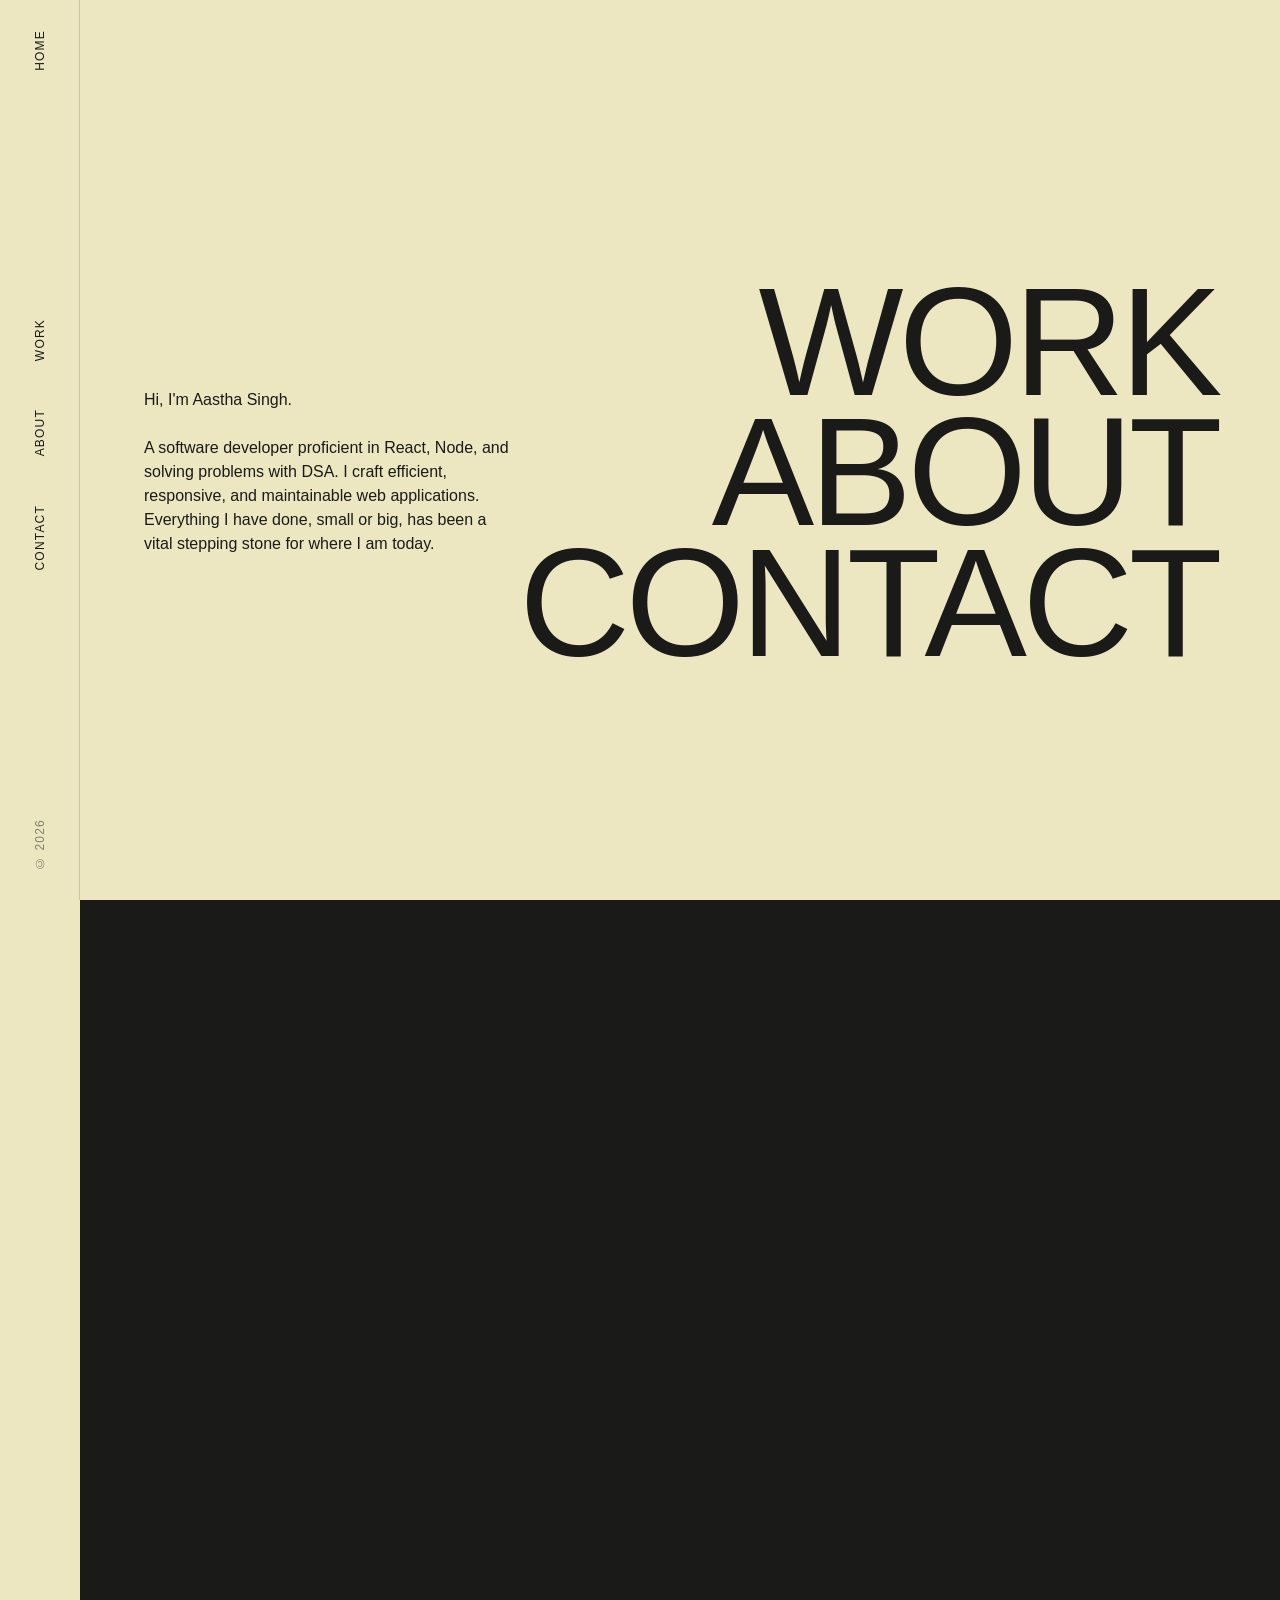
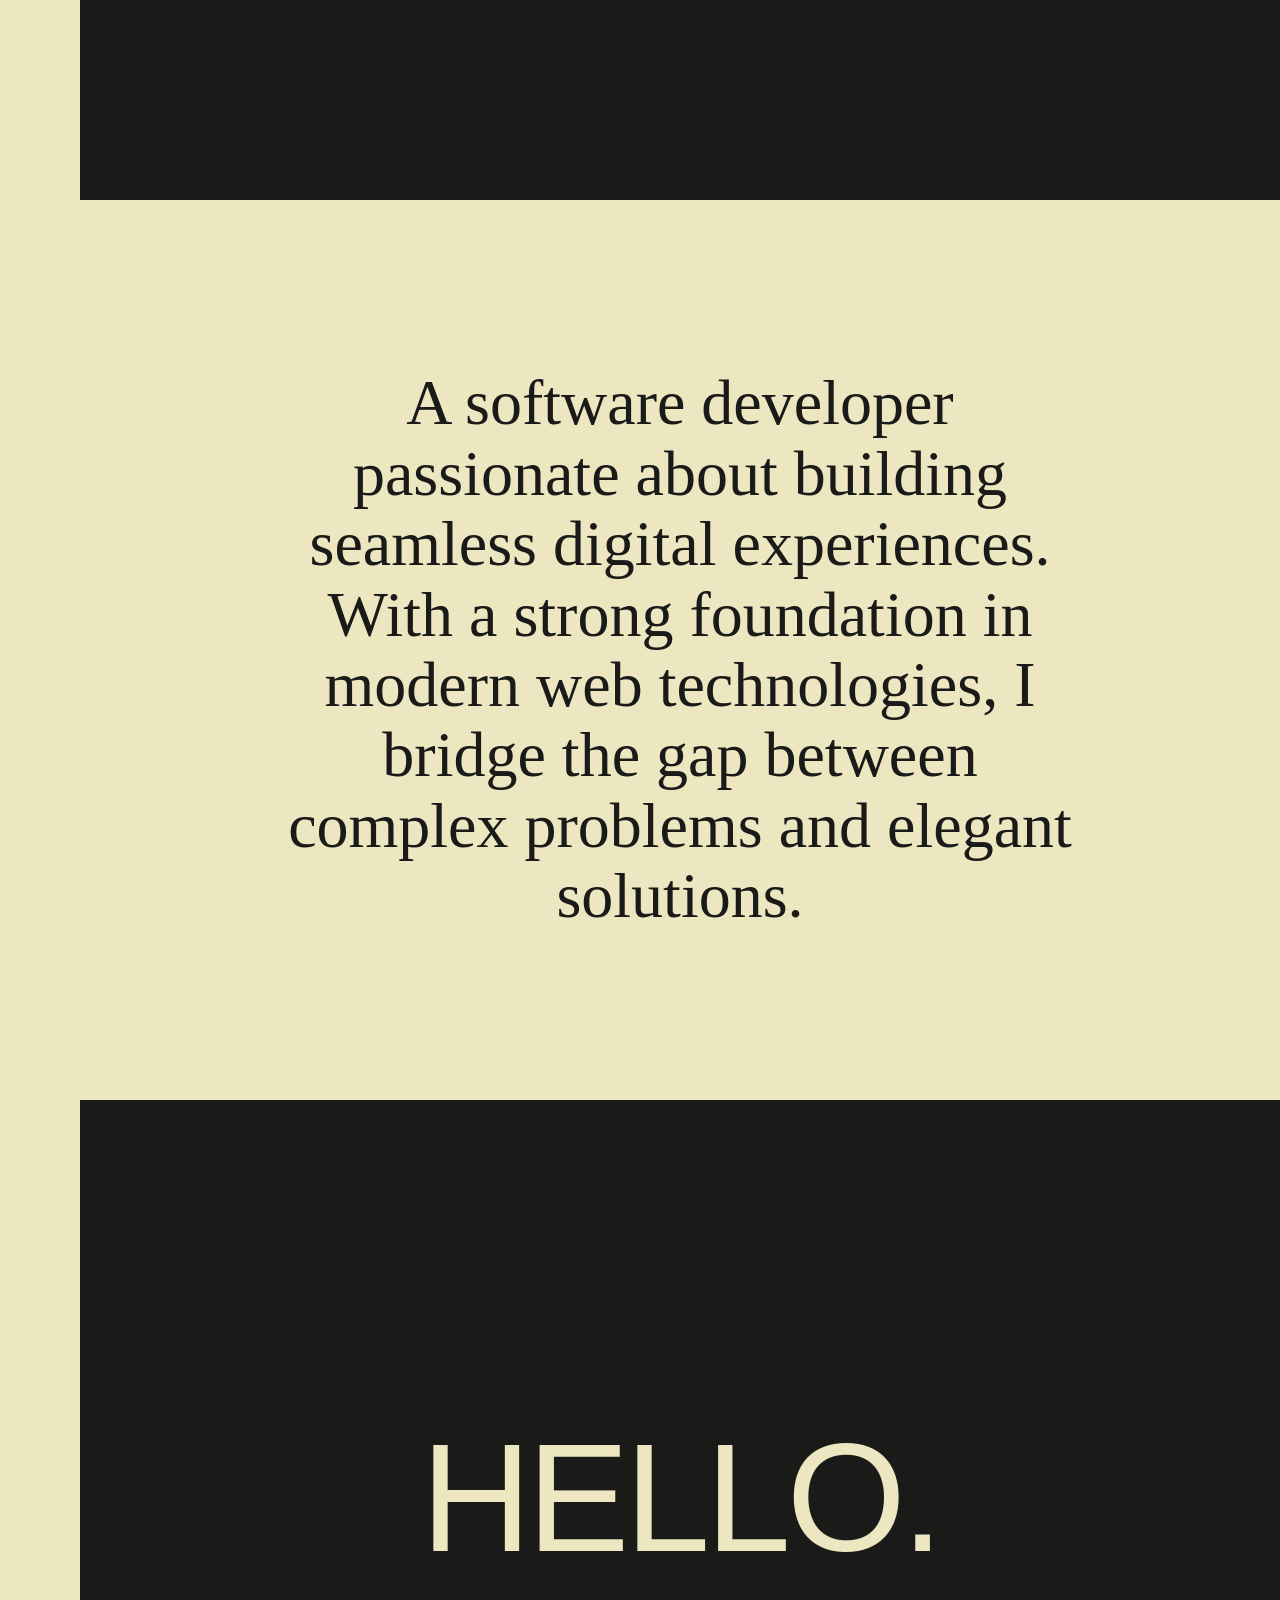
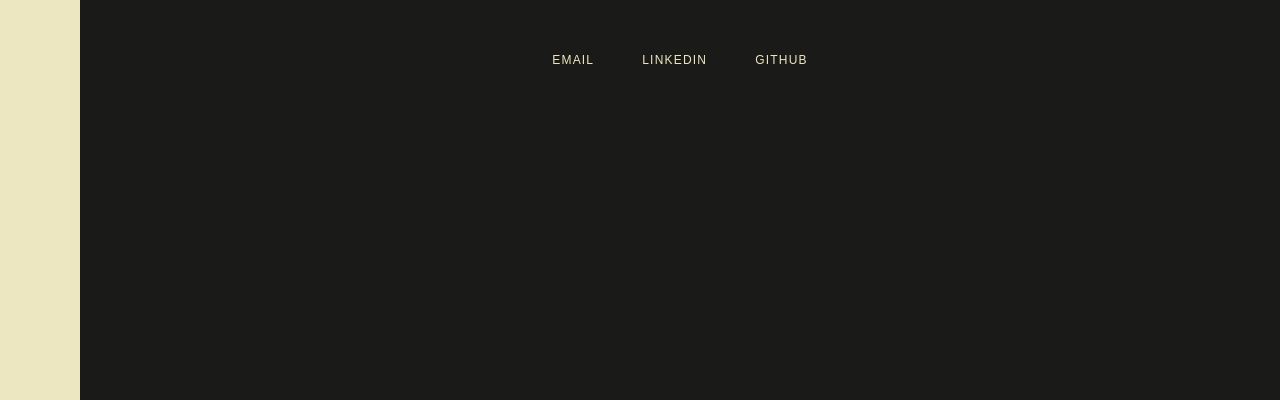
<file: index.html>
<!DOCTYPE html>
<html lang="en">
<head>
    <meta charset="UTF-8">
    <meta name="viewport" content="width=device-width, initial-scale=1.0">
    <meta name="description" content="Portfolio of Aastha Singh">
    <title>Aastha Singh | Portfolio</title>
    <link rel="stylesheet" href="styles.css">
</head>
<body>

    <!-- Persistent Vertical Sidebar -->
    <aside class="sidebar">
        <div class="sidebar-brand text-sans text-sub">
            <a href="index.html">HOME</a>
        </div>
        <nav class="sidebar-nav">
            <a href="#work" class="sidebar-link text-sans text-sub">WORK</a>
            <a href="#about" class="sidebar-link text-sans text-sub">ABOUT</a>
            <a href="#contact" class="sidebar-link text-sans text-sub">CONTACT</a>
        </nav>
        <div class="sidebar-bottom text-sans text-sub">
            © 2026
        </div>
    </aside>

    <!-- Main Content wrapper -->
    <div class="main-content">
        
        <!-- Intro Hero Section -->
        <main id="home" class="section">
            <div class="split-layout">
                <div class="split-left">
                    <p class="text-sans text-body animate-enter delay-3">
                        Hi, I'm Aastha Singh.<br><br>
                        A software developer proficient in React, Node, and solving problems with DSA. I craft efficient, responsive, and maintainable web applications. Everything I have done, small or big, has been a vital stepping stone for where I am today.
                    </p>
                </div>
                <div class="split-right">
                    <!-- Nav links as huge serif words with italic hover effect -->
                    <a href="#work" class="hover-italic-container text-serif text-massive animate-enter">
                        <span class="italic-target">WORK</span>
                    </a>
                    <a href="#about" class="hover-italic-container text-serif text-massive animate-enter delay-1">
                        <span class="italic-target">ABOUT</span>
                    </a>
                    <a href="#contact" class="hover-italic-container text-serif text-massive animate-enter delay-2">
                        <span class="italic-target">CONTACT</span>
                    </a>
                </div>
            </div>
        </main>

        <!-- Work Gallery Section (Dark ModeTriggered here via simple JS in future, or styling) -->
        <section id="work" class="section" style="background-color: var(--bg-dark); color: var(--fg-dark);">
            <div class="project-list">
                
                <article class="project-item">
                    <a href="chat-app.html" class="project-title-link hover-italic-container">
                        <span class="text-serif text-large italic-target">CHAT APP</span>
                        <span class="text-sans text-sub">— REACT REAL-TIME</span>
                    </a>
                </article>

                <article class="project-item">
                    <a href="weather-app.html" class="project-title-link hover-italic-container">
                        <span class="text-serif text-large italic-target">WEATHER APP</span>
                        <span class="text-sans text-sub">— API FORECAST</span>
                    </a>
                </article>

                <article class="project-item">
                    <a href="dsa-visualizer.html" class="project-title-link hover-italic-container">
                        <span class="text-serif text-large italic-target">DSA VISUALIZER</span>
                        <span class="text-sans text-sub">— ALGORITHMS UI</span>
                    </a>
                </article>

                <article class="project-item">
                    <a href="ecommerce.html" class="project-title-link hover-italic-container">
                        <span class="text-serif text-large italic-target">ECOMMERCE</span>
                        <span class="text-sans text-sub">— FULLSTACK PORTAL</span>
                    </a>
                </article>

            </div>
        </section>

        <!-- About Section -->
        <section id="about" class="section">
             <div style="font-size: clamp(2rem, 5vw, 4.5rem); line-height: 1.1; font-family: var(--font-serif); max-width: 800px; margin: 0 auto; text-align: center;">
                 A software developer passionate about building seamless digital experiences. With a strong foundation in modern web technologies, I bridge the gap between complex problems and elegant solutions.
             </div>
        </section>

        <!-- Contact Section -->
        <section id="contact" class="section trigger-on-scroll" style="background-color: var(--bg-dark); color: var(--fg-dark); text-align: center;">
             <h2 class="text-serif text-massive mask-wrapper scroll-anim" style="display: block; margin-bottom: 5vh;">
                  <span class="mask-content hover-italic-container"><span class="italic-target">HELLO.</span></span>
             </h2>
             <div style="display: flex; gap: 3rem; justify-content: center; margin-top: 5vh;">
                 <a href="mailto:singhaastha456@gmail.com" class="text-sans text-sub hover-italic-container fade-up scroll-anim delay-1"><span class="italic-target">EMAIL</span></a>
                 <a href="https://www.linkedin.com/in/aastha70203/" target="_blank" class="text-sans text-sub hover-italic-container fade-up scroll-anim delay-2"><span class="italic-target">LINKEDIN</span></a>
                 <a href="https://github.com/aastha70203/" target="_blank" class="text-sans text-sub hover-italic-container fade-up scroll-anim delay-3"><span class="italic-target">GITHUB</span></a>
             </div>
        </section>

    </div>

    <!-- Main JavaScript -->
    <script src="script.js"></script>
</body>
</html>
</file>
<file: styles.css>
@import url('https://fonts.googleapis.com/css2?family=Cormorant+Garamond:ital,wght@0,300;0,400;0,500;0,600;0,700;1,300;1,400;1,500;1,600;1,700&family=Inter:wght@300;400;500;600&display=swap');

:root {
    /* Color Palette */
    --bg-light: #ece7c1;
    --fg-light: #1a1a18;
    
    --bg-dark: #1a1a18;
    --fg-dark: #ece7c1;
    
    /* Typography */
    --font-serif: 'Luimp', 'Luimp Bold', serif;
    --font-sans: 'ITC Conduit', 'ITC Conduit Regular', sans-serif;
    
    /* Layout */
    --sidebar-width: 80px;
    --ease-out: cubic-bezier(0.16, 1, 0.3, 1);
}

/* ---------- RESET ---------- */
* {
    margin: 0;
    padding: 0;
    box-sizing: border-box;
}

body {
    background-color: var(--bg-light);
    color: var(--fg-light);
    font-family: var(--font-sans);
    font-size: 16px;
    -webkit-font-smoothing: antialiased;
    -moz-osx-font-smoothing: grayscale;
    transition: background-color 0.8s var(--ease-out), color 0.8s var(--ease-out);
    overflow-x: hidden;
    cursor: auto; /* Fallback */
}

/* Theme switching class */
body.dark-mode {
    background-color: var(--bg-dark);
    color: var(--fg-dark);
}

/* ---------- TYPOGRAPHY UTILS ---------- */
.font-serif { font-family: var(--font-serif); }
.font-sans { font-family: var(--font-sans); }

.text-massive {
    font-size: clamp(3rem, 12vw, 14rem);
    line-height: 0.85;
    letter-spacing: -0.03em;
    font-weight: 400;
}

.text-large {
    font-size: clamp(2rem, 8vw, 6rem);
    line-height: 0.9;
    letter-spacing: -0.02em;
    font-weight: 400;
}

.text-sub {
    font-size: 0.75rem;
    text-transform: uppercase;
    letter-spacing: 0.1em;
    font-weight: 500;
}

.text-body {
    font-size: 1rem;
    line-height: 1.5;
    max-width: 45ch;
    font-weight: 400;
}

/* The iconic italic hover effect */
.hover-italic-container {
    display: inline-block;
    cursor: pointer;
    text-decoration: none;
    color: inherit;
}

/* Default state for the target characters */
.hover-italic-container .italic-target {
    font-weight: inheriting;
    font-style: normal;
    transition: font-style 0.3s ease, color 0.3s ease;
}

/* Hover state changes them to elegant italic */
.hover-italic-container:hover .italic-target {
    font-style: italic;
    color: #888; /* Slight color shift, optional but elegant */
}

a {
    text-decoration: none;
    color: inherit;
}

/* ---------- SIDEBAR ---------- */
.sidebar {
    position: fixed;
    top: 0; left: 0;
    width: var(--sidebar-width);
    height: 100vh;
    border-right: 1px solid rgba(13, 13, 13, 0.15);
    display: flex;
    flex-direction: column;
    justify-content: space-between;
    align-items: center;
    padding: 30px 0;
    z-index: 900;
    transition: border-color 0.8s var(--ease-out);
}

body.dark-mode .sidebar {
    border-right-color: rgba(227, 224, 215, 0.15);
}

.sidebar-brand {
    writing-mode: vertical-rl;
    transform: rotate(180deg);
}

.sidebar-nav {
    display: flex;
    flex-direction: column;
    gap: 3rem;
    align-items: center;
}

.sidebar-link {
    writing-mode: vertical-rl;
    transform: rotate(180deg);
    transition: opacity 0.3s;
}

.sidebar-link:hover {
    opacity: 0.5;
}

.sidebar-bottom {
    writing-mode: vertical-rl;
    transform: rotate(180deg);
    opacity: 0.5;
}

/* ---------- LAYOUT GRID ---------- */
.main-content {
    margin-left: var(--sidebar-width);
    display: flex;
    flex-direction: column;
    width: calc(100vw - var(--sidebar-width));
}

.section {
    min-height: 100vh;
    padding: 8vw 5vw;
    display: flex;
    flex-direction: column;
    justify-content: center;
}

/* Split layout for splash/Home */
.split-layout {
    display: flex;
    justify-content: space-between;
    align-items: center;
    width: 100%;
    margin-top: 5vh;
}

.split-left {
    flex: 0 0 35%;
}

.split-right {
    flex: 1;
    display: flex;
    flex-direction: column;
    align-items: flex-end;
    text-align: right;
}

/* Project Lists / Gallery */
.project-list {
    display: flex;
    flex-direction: column;
    width: 100%;
}

.project-item {
    border-bottom: 1px solid rgba(13, 13, 13, 0.1);
    padding: 2vw 0;
    transition: border-color 0.8s var(--ease-out);
    position: relative;
}

body.dark-mode .project-item {
    border-bottom-color: rgba(227, 224, 215, 0.1);
}

.project-item:first-child {
    border-top: 1px solid rgba(13, 13, 13, 0.1);
}

body.dark-mode .project-item:first-child {
    border-top-color: rgba(227, 224, 215, 0.1);
}

.project-title-link {
    display: flex;
    justify-content: space-between;
    align-items: center;
    width: 100%;
}

/* Project Detail Pages */
.project-detail-header {
    text-align: center;
    padding: 10vh 5vw;
}

.project-images {
    display: flex;
    flex-direction: column;
    gap: 10vh;
    padding: 0 5vw 10vh 5vw;
}

.project-images img {
    width: 100%;
    height: auto;
    object-fit: contain;
}

/* ---------- ANIMATIONS & TRANSITIONS ---------- */

/* Page Loader / Transition Wipe */
.page-transition-wipe {
    position: fixed;
    top: 100%; /* Start below the screen */
    left: var(--sidebar-width);
    width: calc(100vw - var(--sidebar-width));
    height: 100vh;
    background-color: var(--bg-dark); /* Default transition color */
    z-index: 1000;
    transition: transform 0.6s var(--ease-out);
}

.page-transition-wipe.is-active {
    transform: translateY(-100%);
}

@media (max-width: 768px) {
    .page-transition-wipe {
        left: 0;
        width: 100vw;
    }
}

/* Entrance Blur Animations */
.animate-enter {
    opacity: 0;
    filter: blur(10px);
    transform: translateY(10px);
    animation: blurEnter 0.8s var(--ease-out) forwards;
}

@keyframes blurEnter {
    to {
        opacity: 1;
        filter: blur(0px);
        transform: translateY(0);
    }
}

/* Contact Page "Hello" Mask Reveal */
.mask-wrapper {
    overflow: hidden;
    display: inline-block;
    vertical-align: top;
}

.mask-content {
    display: inline-block;
    transform: translateY(110%);
    transition: transform 1s cubic-bezier(0.43, 0.13, 0.23, 0.96);
}

.is-visible .mask-content,
.mask-wrapper.is-visible .mask-content {
    transform: translateY(0);
}

/* Staggered Fade-Up for secondary elements */
.fade-up {
    opacity: 0;
    transform: translateY(30px);
    transition: opacity 1s ease, transform 1s ease;
}

.fade-up.is-visible {
    opacity: 1;
    transform: translateY(0);
}

/* Staggering delays */
.delay-1 { animation-delay: 0.1s; transition-delay: 0.1s; }
.delay-2 { animation-delay: 0.2s; transition-delay: 0.2s; }
.delay-3 { animation-delay: 0.3s; transition-delay: 0.3s; }
.delay-4 { animation-delay: 0.4s; transition-delay: 0.4s; }

/* Responsive */
@media (max-width: 768px) {
    .sidebar {
        display: none; /* Mobile nav would go here */
    }
    .main-content {
        margin-left: 0;
        width: 100vw;
    }
    .split-layout {
        flex-direction: column-reverse;
        align-items: flex-start;
        text-align: left;
        gap: 5vh;
    }
    .split-right {
        align-items: flex-start;
        text-align: left;
    }
}
</file>
